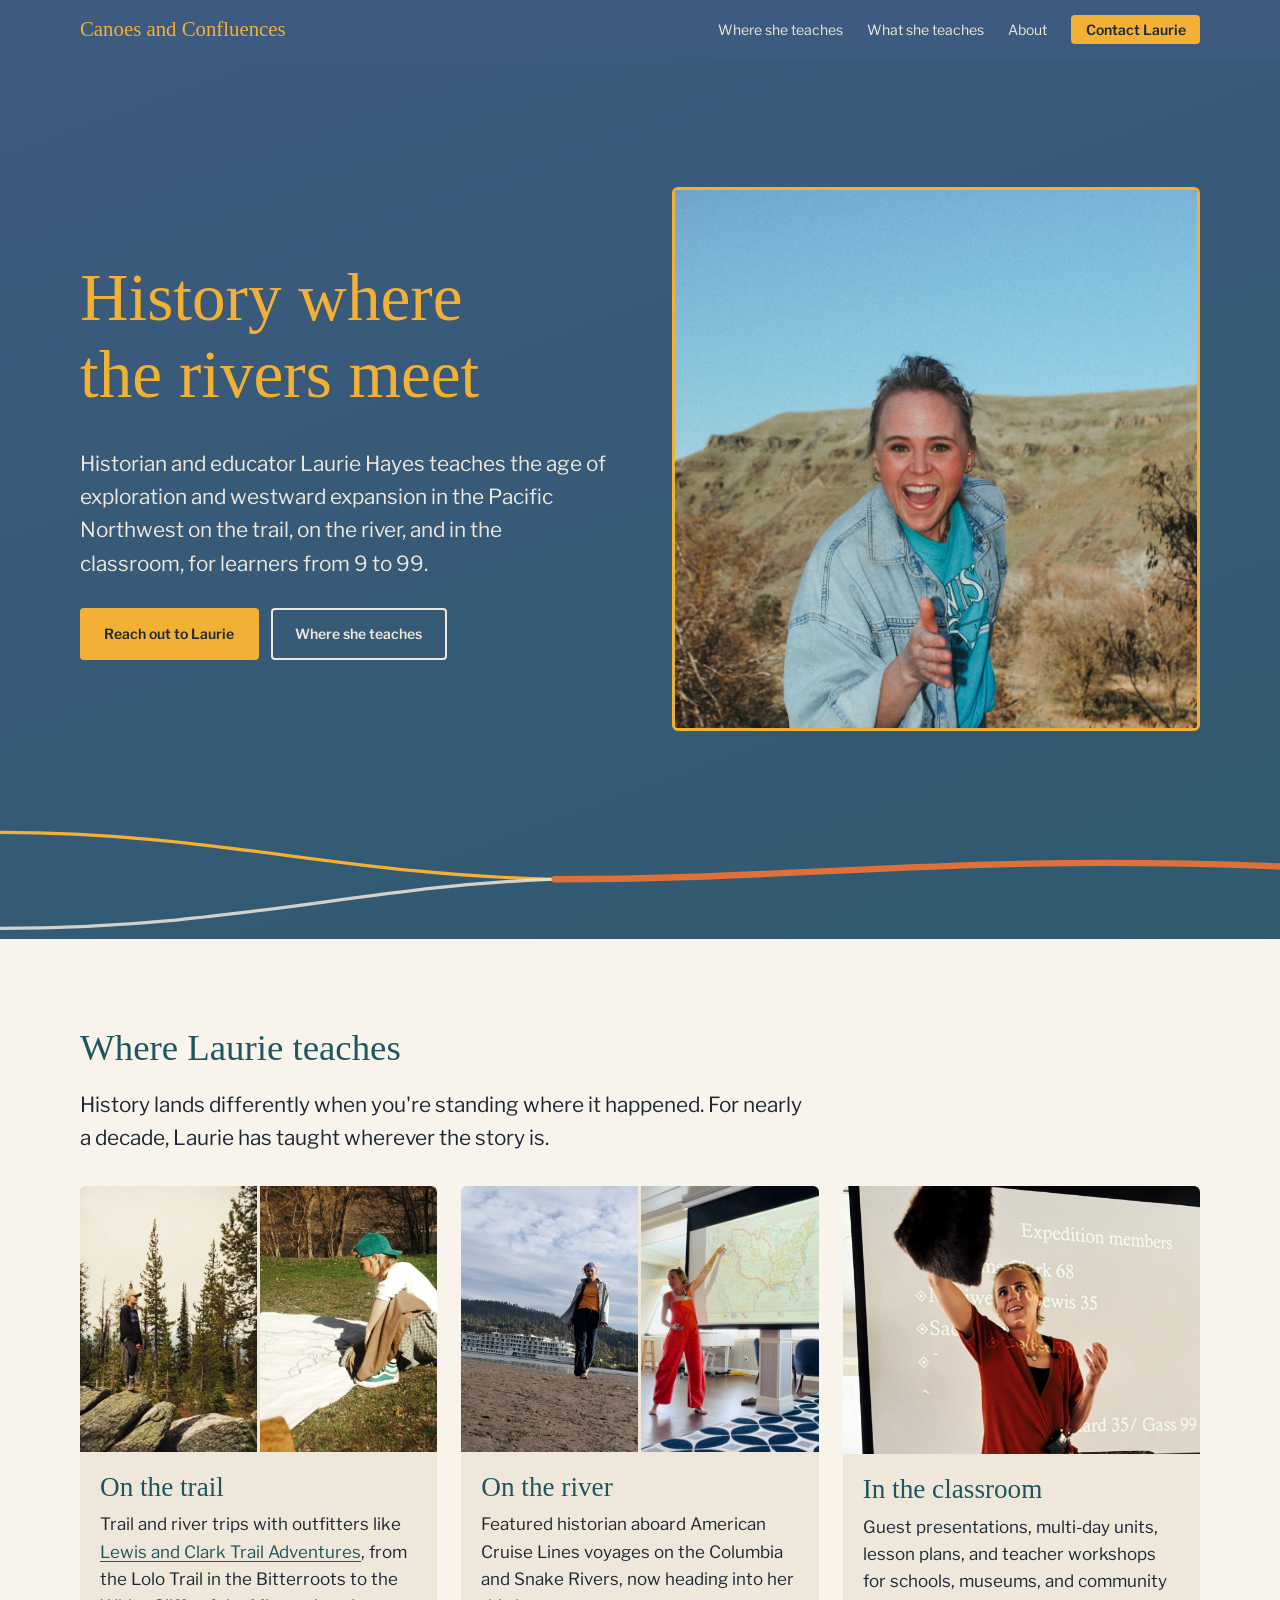
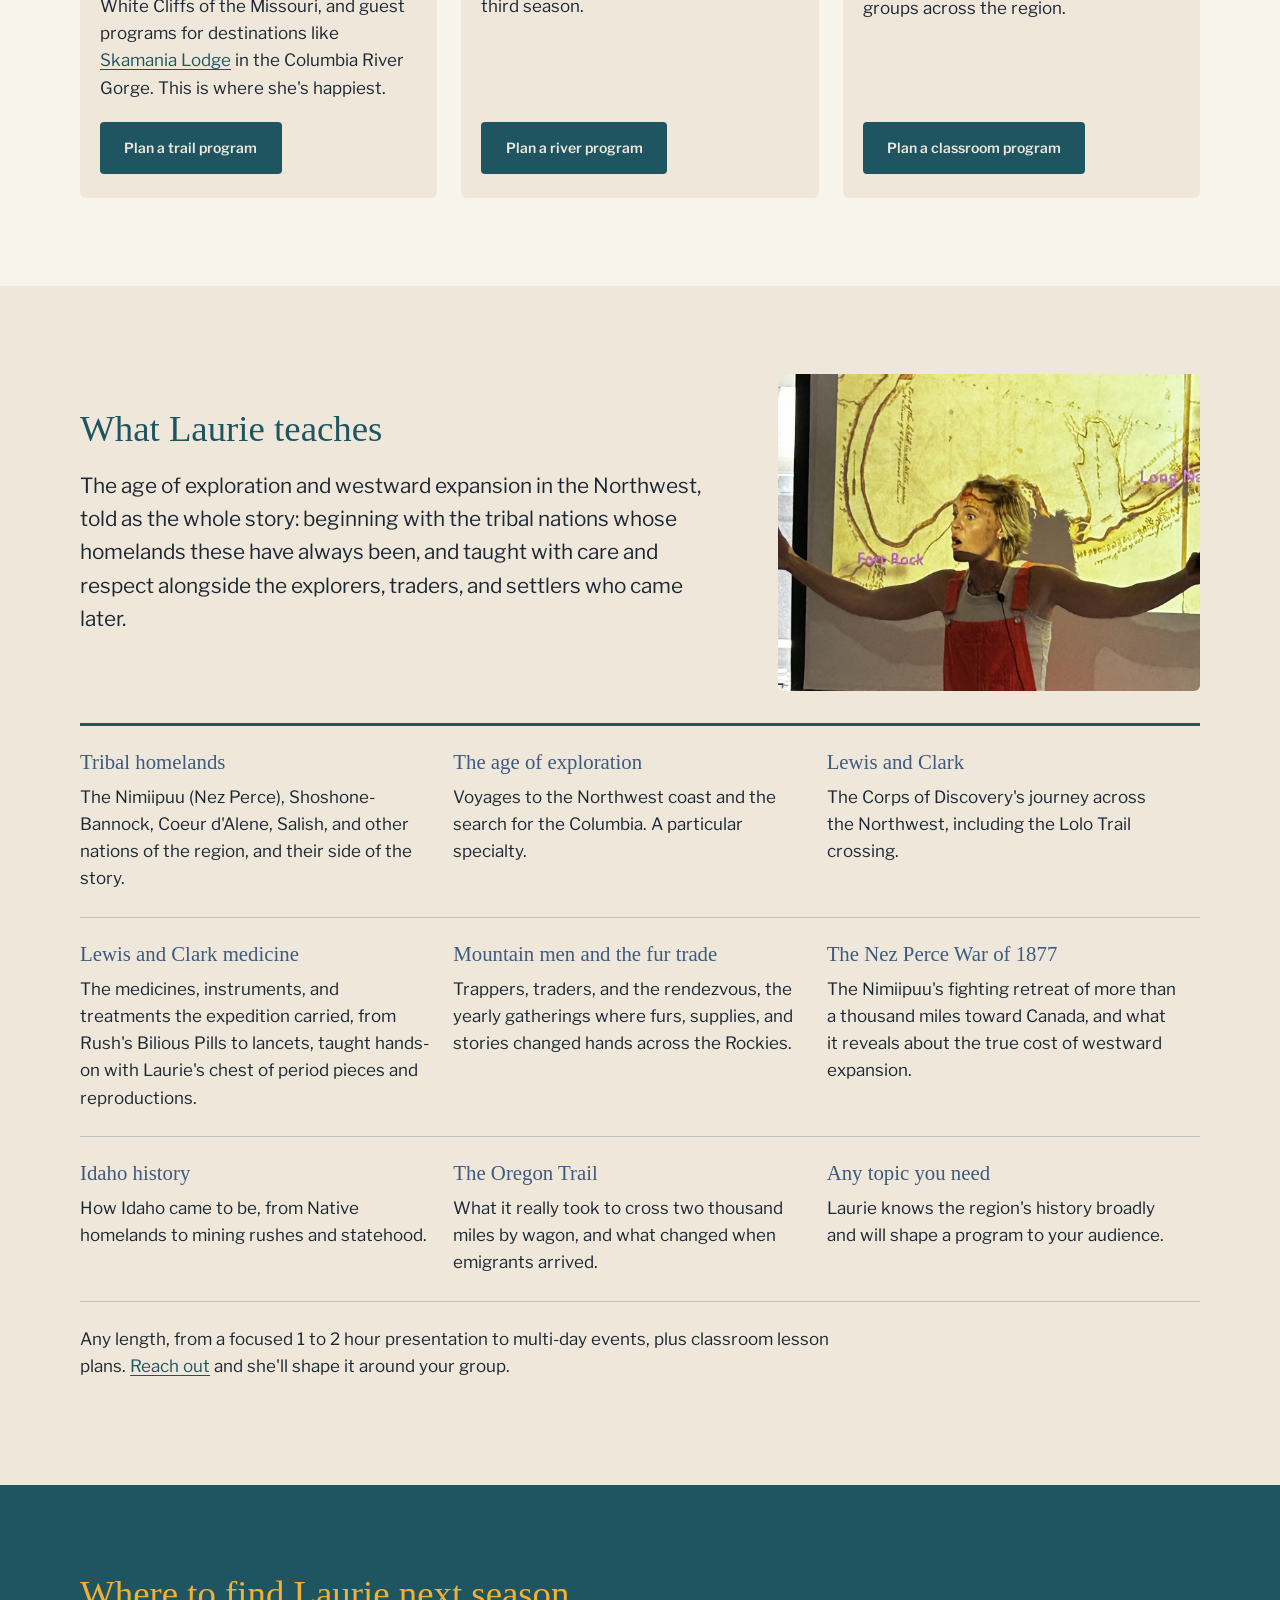
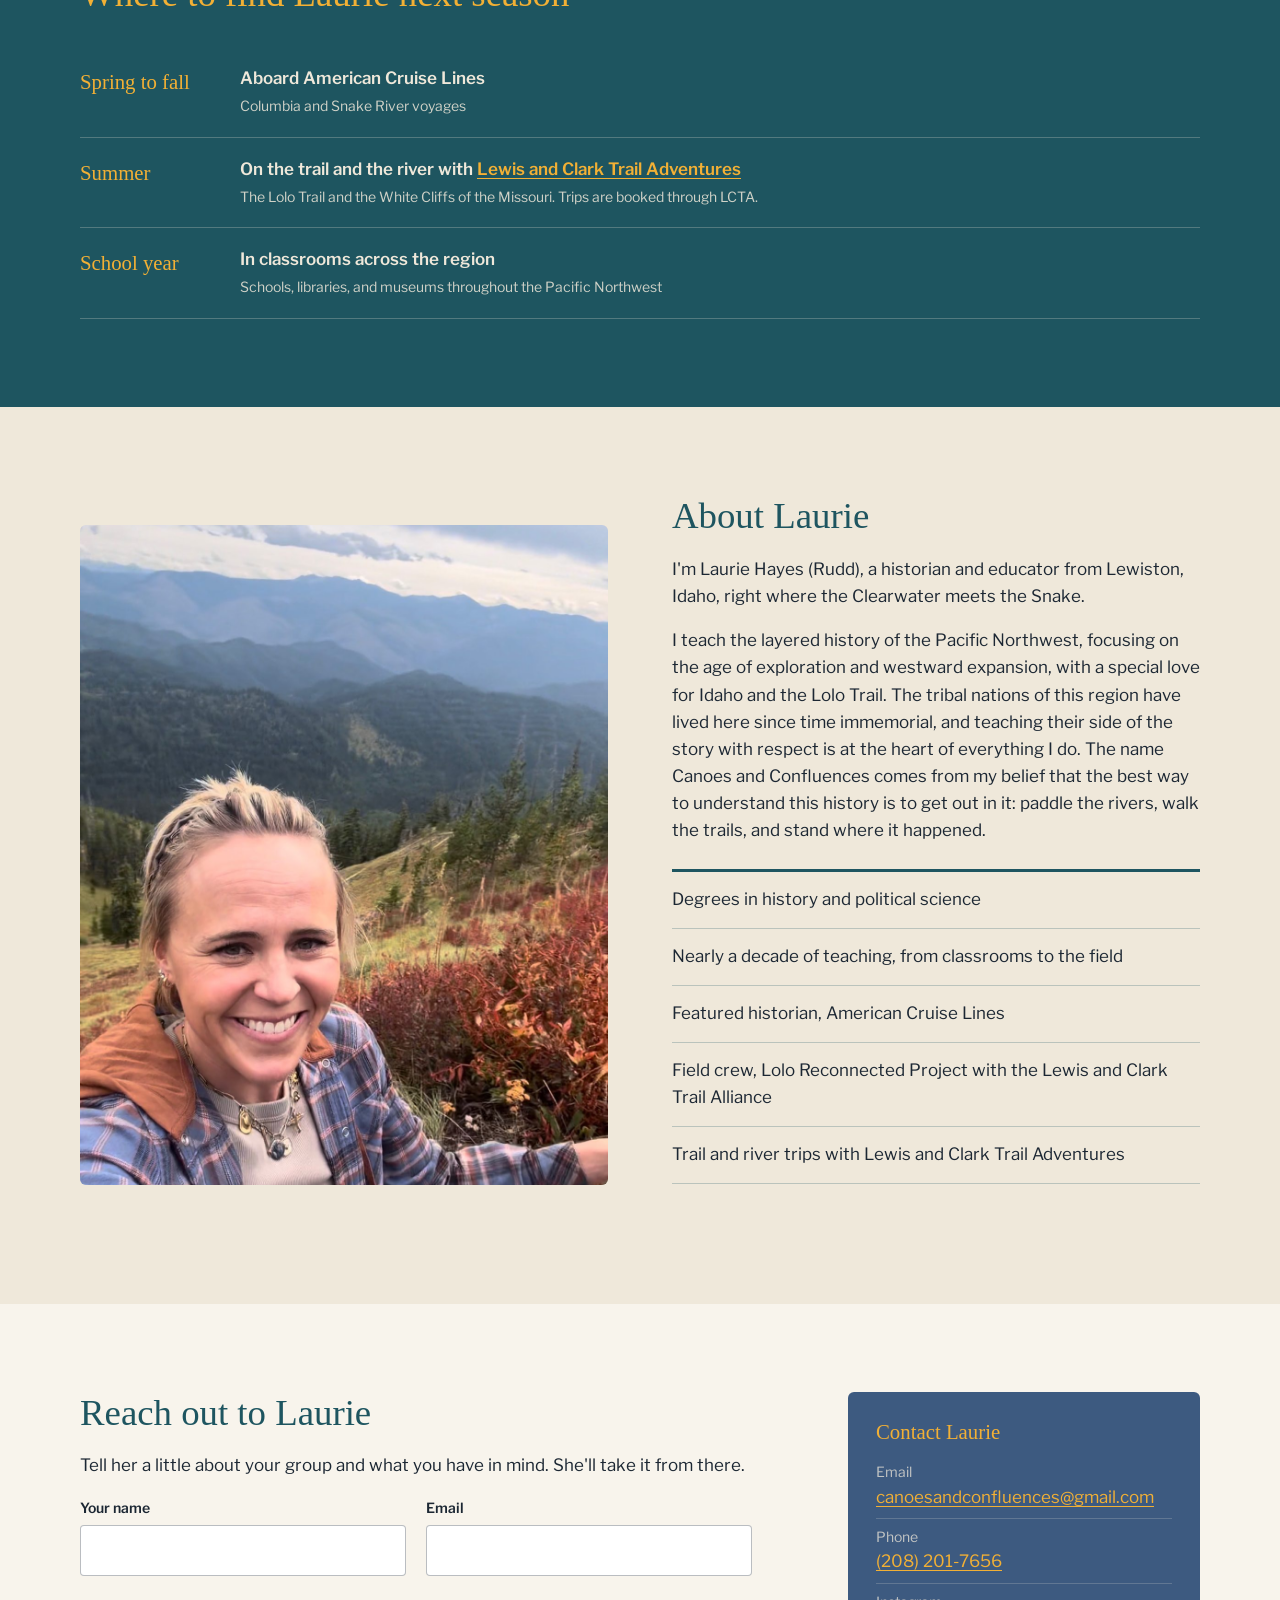
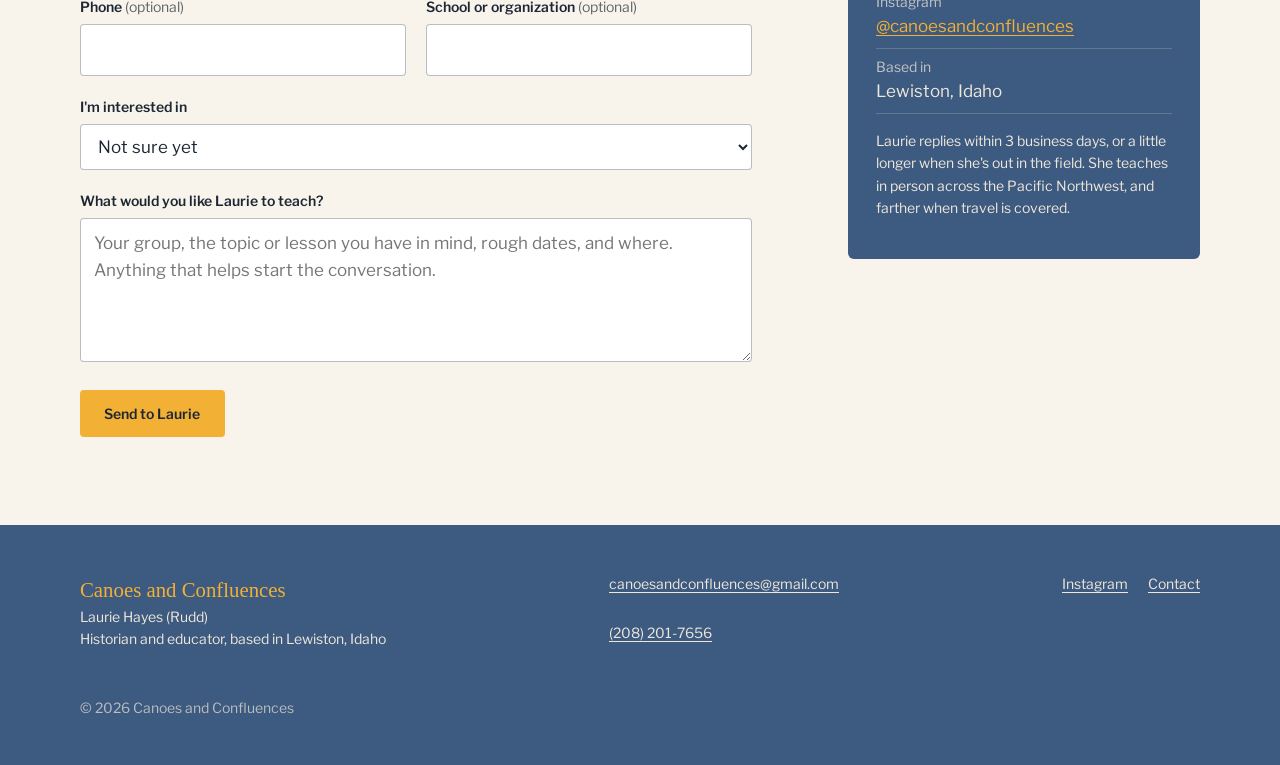
<file: index.html>
<!DOCTYPE html>
<html lang="en">
<head>
  <meta charset="utf-8">
  <meta name="viewport" content="width=device-width, initial-scale=1">
  <title>Canoes and Confluences | Laurie Hayes, Pacific Northwest historian</title>
  <meta name="description" content="Historian and educator Laurie Hayes (Rudd) of Lewiston, Idaho teaches Pacific Northwest history on the trail, on the river, and in the classroom.">
  <link rel="icon" href="/favicon.svg" type="image/svg+xml">
  <link rel="apple-touch-icon" href="/apple-touch-icon.png">
  <meta property="og:type" content="website">
  <meta property="og:site_name" content="Canoes and Confluences">
  <meta property="og:title" content="Canoes and Confluences | Laurie Hayes, Pacific Northwest historian">
  <meta property="og:description" content="Historian and educator Laurie Hayes (Rudd) of Lewiston, Idaho teaches Pacific Northwest history on the trail, on the river, and in the classroom.">
  <meta property="og:url" content="https://canoesandconfluences.com/">
  <meta property="og:image" content="https://canoesandconfluences.com/images/og-image.jpg">
  <meta name="twitter:card" content="summary_large_image">
  <link rel="preconnect" href="https://fonts.googleapis.com">
  <link rel="preconnect" href="https://fonts.gstatic.com" crossorigin>
  <link href="https://fonts.googleapis.com/css2?family=IM+Fell+English&family=Libre+Franklin:wght@400;600&display=swap" rel="stylesheet">
  <link rel="stylesheet" href="/styles.css">
</head>
<body>
  <a class="skip-link" href="#main">Skip to content</a>

  <header class="site-header">
    <div class="wrap">
      <a class="brand" href="/">Canoes and Confluences</a>
      <button class="nav-toggle" aria-expanded="false" aria-controls="site-nav">Menu</button>
      <nav class="site-nav" id="site-nav" aria-label="Main">
        <ul>
          <li><a href="/#where">Where she teaches</a></li>
          <li><a href="/#what">What she teaches</a></li>
          <li><a href="/#about">About</a></li>
          <li><a href="/#contact" class="nav-cta">Contact Laurie</a></li>
        </ul>
      </nav>
    </div>
  </header>

  <main id="main">
    <section class="hero">
      <div class="wrap hero-grid">
        <div>
          <h1>History where the rivers meet</h1>
          <p>Historian and educator Laurie Hayes teaches the age of exploration and westward expansion in the Pacific Northwest on the trail, on the river, and in the classroom, for learners from 9 to 99.</p>
          <div class="hero-actions">
            <a class="btn btn-primary" href="#contact">Reach out to Laurie</a>
            <a class="btn btn-ghost" href="#where">Where she teaches</a>
          </div>
        </div>
        <figure class="hero-photo">
          <img src="images/hero-laurie.jpg" alt="Laurie Hayes laughing and pointing toward the camera, with grassy canyon hills behind her" width="1071" height="1600">
        </figure>
      </div>
      <svg class="confluence" viewBox="0 0 1200 120" preserveAspectRatio="none" aria-hidden="true" focusable="false">
      <path class="stream-a" d="M0 20 C 200 20, 320 60, 520 64" fill="none" stroke-width="3"/>
      <path class="stream-b" d="M0 110 C 220 110, 340 70, 520 64" fill="none" stroke-width="3"/>
      <path class="stream-joined" d="M520 64 C 760 64, 900 40, 1200 52" fill="none" stroke-width="6" stroke-linecap="round"/>
    </svg>
    </section>

    <section class="section section-alt" id="where">
      <div class="wrap">
        <h2>Where Laurie teaches</h2>
        <p class="lede">History lands differently when you're standing where it happened. For nearly a decade, Laurie has taught wherever the story is.</p>
        <div class="settings">
          <article class="setting">
            <div class="setting-photos"><img src="images/trail-ridge.jpg" alt="Laurie standing on a granite outcrop among tall subalpine firs" loading="lazy"><img src="images/field-map-teaching.jpg" alt="Laurie kneeling on grass beside a large hand-drawn river map" loading="lazy"></div>
            <h3>On the trail</h3>
            <p>Trail and river trips with outfitters like <a href="https://trailadventures.com/">Lewis and Clark Trail Adventures</a>, from the Lolo Trail in the Bitterroots to the White Cliffs of the Missouri, and guest programs for destinations like <a href="https://www.skamania.com/">Skamania Lodge</a> in the Columbia River Gorge. This is where she's happiest.</p>
            <a class="btn btn-teal" href="/?setting=trail#contact">Plan a trail program</a>
          </article>
          <article class="setting">
            <div class="setting-photos"><img src="images/river-beach-ship.jpg" alt="Laurie walking along a sandy Columbia River beach with an American Cruise Lines riverboat behind her" loading="lazy"><img src="images/river-map-1803.jpg" alt="Laurie pointing to a map of the United States in 1803 during a talk aboard ship" loading="lazy"></div>
            <h3>On the river</h3>
            <p>Featured historian aboard American Cruise Lines voyages on the Columbia and Snake Rivers, now heading into her third season.</p>
            <a class="btn btn-teal" href="/?setting=river#contact">Plan a river program</a>
          </article>
          <article class="setting">
            <img src="images/classroom-beaver-pelt.jpg" alt="Laurie holding up a beaver pelt in front of a slide listing expedition members" loading="lazy">
            <h3>In the classroom</h3>
            <p>Guest presentations, multi-day units, lesson plans, and teacher workshops for schools, museums, and community groups across the region.</p>
            <a class="btn btn-teal" href="/?setting=classroom#contact">Plan a classroom program</a>
          </article>
        </div>
      </div>
    </section>

    <section class="section" id="what">
      <div class="wrap">
        <div class="what-intro">
          <div>
            <h2>What Laurie teaches</h2>
            <p class="lede">The age of exploration and westward expansion in the Northwest, told as the whole story: beginning with the tribal nations whose homelands these have always been, and taught with care and respect alongside the explorers, traders, and settlers who came later.</p>
          </div>
          <img src="images/teaching-columbia-map.jpg" alt="Laurie mid-story with arms spread wide in front of a hand-drawn expedition map of the Columbia River" loading="lazy">
        </div>

        <div class="topics">
          <div class="topic"><h3>Tribal homelands</h3><p>The Nimiipuu (Nez Perce), Shoshone-Bannock, Coeur d'Alene, Salish, and other nations of the region, and their side of the story.</p></div>
          <div class="topic"><h3>The age of exploration</h3><p>Voyages to the Northwest coast and the search for the Columbia. A particular specialty.</p></div>
          <div class="topic"><h3>Lewis and Clark</h3><p>The Corps of Discovery's journey across the Northwest, including the Lolo Trail crossing.</p></div>
          <div class="topic"><h3>Lewis and Clark medicine</h3><p>The medicines, instruments, and treatments the expedition carried, from Rush's Bilious Pills to lancets, taught hands-on with Laurie's chest of period pieces and reproductions.</p></div>
          <div class="topic"><h3>Mountain men and the fur trade</h3><p>Trappers, traders, and the rendezvous, the yearly gatherings where furs, supplies, and stories changed hands across the Rockies.</p></div>
          <div class="topic"><h3>The Nez Perce War of 1877</h3><p>The Nimiipuu's fighting retreat of more than a thousand miles toward Canada, and what it reveals about the true cost of westward expansion.</p></div>
          <div class="topic"><h3>Idaho history</h3><p>How Idaho came to be, from Native homelands to mining rushes and statehood.</p></div>
          <div class="topic"><h3>The Oregon Trail</h3><p>What it really took to cross two thousand miles by wagon, and what changed when emigrants arrived.</p></div>
          <div class="topic"><h3>Any topic you need</h3><p>Laurie knows the region's history broadly and will shape a program to your audience.</p></div>
        </div>
        <p class="note">Any length, from a focused 1 to 2 hour presentation to multi-day events, plus classroom lesson plans. <a href="#contact">Reach out</a> and she'll shape it around your group.</p>
      </div>
    </section>

    <section class="section section-dark">
      <div class="wrap">
        <h2>Where to find Laurie next season</h2>
        <ul class="events">
          <li>
            <span class="season">Spring to fall</span>
            <div><span class="event-title">Aboard American Cruise Lines</span><span class="event-place">Columbia and Snake River voyages</span></div>
          </li>
          <li>
            <span class="season">Summer</span>
            <div><span class="event-title">On the trail and the river with <a href="https://trailadventures.com/">Lewis and Clark Trail Adventures</a></span><span class="event-place">The Lolo Trail and the White Cliffs of the Missouri. Trips are booked through LCTA.</span></div>
          </li>
          <li>
            <span class="season">School year</span>
            <div><span class="event-title">In classrooms across the region</span><span class="event-place">Schools, libraries, and museums throughout the Pacific Northwest</span></div>
          </li>
        </ul>
      </div>
    </section>

    <section class="section" id="about">
      <div class="wrap split">
        <img class="portrait" src="images/about-mountain-selfie.jpg" alt="Laurie Hayes smiling on a mountain ridge, with fall color and forested ridgelines behind her" loading="lazy">
        <div>
          <!-- First-person draft for Laurie to approve or rewrite -->
          <h2>About Laurie</h2>
          <p>I'm Laurie Hayes (Rudd), a historian and educator from Lewiston, Idaho, right where the Clearwater meets the Snake.</p>
          <p>I teach the layered history of the Pacific Northwest, focusing on the age of exploration and westward expansion, with a special love for Idaho and the Lolo Trail. The tribal nations of this region have lived here since time immemorial, and teaching their side of the story with respect is at the heart of everything I do. The name Canoes and Confluences comes from my belief that the best way to understand this history is to get out in it: paddle the rivers, walk the trails, and stand where it happened.</p>
          <ul class="credentials">
            <li>Degrees in history and political science</li>
            <li>Nearly a decade of teaching, from classrooms to the field</li>
            <li>Featured historian, American Cruise Lines</li>
            <li>Field crew, Lolo Reconnected Project with the Lewis and Clark Trail Alliance</li>
            <li>Trail and river trips with Lewis and Clark Trail Adventures</li>
          </ul>
        </div>
      </div>
      <script type="application/ld+json">
      {"@context":"https://schema.org","@type":"Person","name":"Laurie Hayes","alternateName":"Laurie Rudd",
        "jobTitle":"Historian and educator","url":"https://canoesandconfluences.com/",
        "address":{"@type":"PostalAddress","addressLocality":"Lewiston","addressRegion":"ID"}}
      </script>
    </section>

    <!-- Testimonials: remove the "hidden" attribute once real quotes are in -->
    <section class="section section-alt" hidden>
      <div class="wrap">
        <h2>What people say</h2>
        <div class="testimonials">
          <figure class="testimonial"><blockquote><p>[Quote]</p></blockquote><figcaption>[Name or role]</figcaption></figure>
          <figure class="testimonial"><blockquote><p>[Quote]</p></blockquote><figcaption>[Name or role]</figcaption></figure>
          <figure class="testimonial"><blockquote><p>[Quote]</p></blockquote><figcaption>[Name or role]</figcaption></figure>
        </div>
      </div>
    </section>

    <section class="section section-alt" id="contact">
      <div class="wrap contact-layout">
        <div>
          <h2>Reach out to Laurie</h2>
          <p>Tell her a little about your group and what you have in mind. She'll take it from there.</p>
          <form class="form" name="contact" method="POST" data-netlify="true" netlify-honeypot="bot-field" action="/thanks.html">
            <input type="hidden" name="form-name" value="contact">
            <input type="hidden" name="subject" data-remove-prefix value="New inquiry from canoesandconfluences.com">
            <p class="hidden-field"><label>Leave this empty <input name="bot-field"></label></p>
            <div class="form-row">
              <div><label for="name">Your name</label><input id="name" name="name" required autocomplete="name"></div>
              <div><label for="email">Email</label><input id="email" type="email" name="email" required autocomplete="email"></div>
            </div>
            <div class="form-row">
              <div><label for="phone">Phone <span class="optional">(optional)</span></label><input id="phone" type="tel" name="Phone" autocomplete="tel"></div>
              <div><label for="organization">School or organization <span class="optional">(optional)</span></label><input id="organization" name="Organization" autocomplete="organization"></div>
            </div>
            <div>
              <label for="setting">I'm interested in</label>
              <select id="setting" name="Interested in">
                <option value="Not sure yet">Not sure yet</option>
                <option value="On the trail" data-slug="trail">On the trail</option>
                <option value="On the river" data-slug="river">On the river</option>
                <option value="In the classroom" data-slug="classroom">In the classroom</option>
              </select>
            </div>
            <div>
              <label for="message">What would you like Laurie to teach?</label>
              <textarea id="message" name="Message" required placeholder="Your group, the topic or lesson you have in mind, rough dates, and where. Anything that helps start the conversation."></textarea>
            </div>
            <div><button class="btn btn-primary" type="submit">Send to Laurie</button></div>
          </form>
        </div>
        <aside class="contact-aside" aria-label="Contact details">
          <h3>Contact Laurie</h3>
          <ul class="contact-list">
            <li><span>Email</span><a href="mailto:canoesandconfluences@gmail.com">canoesandconfluences@gmail.com</a></li>
            <li><span>Phone</span><a href="tel:+12082017656">(208) 201-7656</a></li>
            <li><span>Instagram</span><a href="https://www.instagram.com/canoesandconfluences/">@canoesandconfluences</a></li>
            <li><span>Based in</span>Lewiston, Idaho</li>
          </ul>
          <p class="aside-note">Laurie replies within 3 business days, or a little longer when she's out in the field. She teaches in person across the Pacific Northwest, and farther when travel is covered.</p>
        </aside>
      </div>
    </section>
  </main>

  <footer class="site-footer">
    <div class="wrap">
      <div class="footer-grid">
        <div>
          <div class="footer-brand">Canoes and Confluences</div>
          <p>Laurie Hayes (Rudd)<br>Historian and educator, based in Lewiston, Idaho</p>
        </div>
        <ul class="footer-contact">
          <li><a href="mailto:canoesandconfluences@gmail.com">canoesandconfluences@gmail.com</a></li>
          <li><a href="tel:+12082017656">(208) 201-7656</a></li>
        </ul>
        <ul class="footer-links">
          <li><a href="https://www.instagram.com/canoesandconfluences/" rel="me">Instagram</a></li>
          <li><a href="/#contact">Contact</a></li>
        </ul>
      </div>
      <p class="copyright">&copy; 2026 Canoes and Confluences</p>
    </div>
  </footer>

  <script src="/script.js"></script>
</body>
</html>
</file>
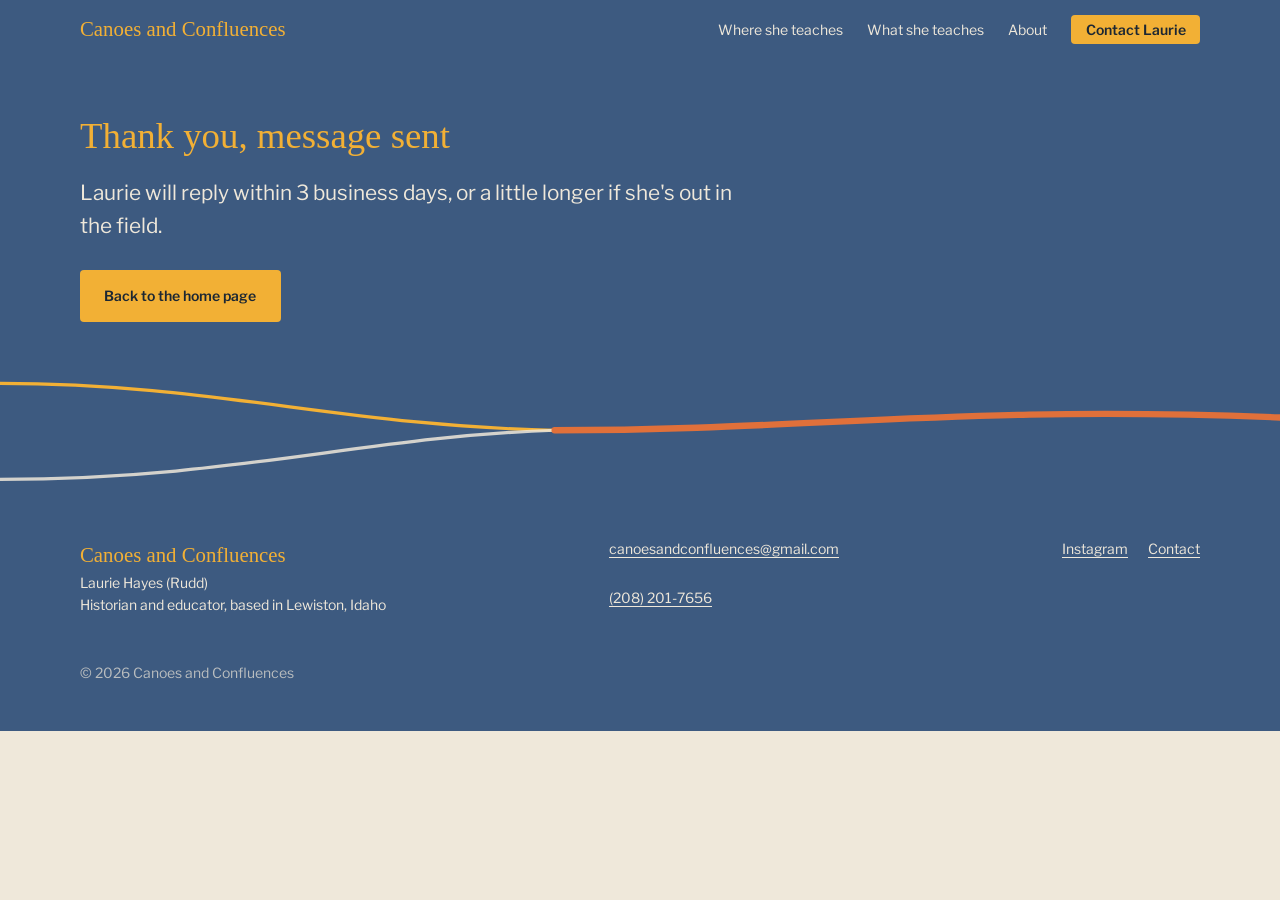
<file: thanks.html>
<!DOCTYPE html>
<html lang="en">
<head>
  <meta charset="utf-8">
  <meta name="viewport" content="width=device-width, initial-scale=1">
  <title>Thank you | Canoes and Confluences</title>
  <meta name="description" content="Your message was sent.">
  <link rel="icon" href="/favicon.svg" type="image/svg+xml">
  <link rel="apple-touch-icon" href="/apple-touch-icon.png">
  <meta property="og:type" content="website">
  <meta property="og:site_name" content="Canoes and Confluences">
  <meta property="og:title" content="Thank you | Canoes and Confluences">
  <meta property="og:description" content="Your message was sent.">
  <meta property="og:url" content="https://canoesandconfluences.com/thanks.html">
  <meta property="og:image" content="https://canoesandconfluences.com/images/og-image.jpg">
  <meta name="twitter:card" content="summary_large_image">
  <link rel="preconnect" href="https://fonts.googleapis.com">
  <link rel="preconnect" href="https://fonts.gstatic.com" crossorigin>
  <link href="https://fonts.googleapis.com/css2?family=IM+Fell+English&family=Libre+Franklin:wght@400;600&display=swap" rel="stylesheet">
  <link rel="stylesheet" href="/styles.css">
</head>
<body>
  <a class="skip-link" href="#main">Skip to content</a>

  <header class="site-header">
    <div class="wrap">
      <a class="brand" href="/">Canoes and Confluences</a>
      <button class="nav-toggle" aria-expanded="false" aria-controls="site-nav">Menu</button>
      <nav class="site-nav" id="site-nav" aria-label="Main">
        <ul>
          <li><a href="/#where">Where she teaches</a></li>
          <li><a href="/#what">What she teaches</a></li>
          <li><a href="/#about">About</a></li>
          <li><a href="/#contact" class="nav-cta">Contact Laurie</a></li>
        </ul>
      </nav>
    </div>
  </header>

  <main id="main">
    <section class="page-head">
      <div class="wrap">
        <h1>Thank you, message sent</h1>
        <p>Laurie will reply within 3 business days, or a little longer if she's out in the field.</p>
        <div class="hero-actions"><a class="btn btn-primary" href="/">Back to the home page</a></div>
      </div>
      <svg class="confluence" viewBox="0 0 1200 120" preserveAspectRatio="none" aria-hidden="true" focusable="false">
      <path class="stream-a" d="M0 20 C 200 20, 320 60, 520 64" fill="none" stroke-width="3"/>
      <path class="stream-b" d="M0 110 C 220 110, 340 70, 520 64" fill="none" stroke-width="3"/>
      <path class="stream-joined" d="M520 64 C 760 64, 900 40, 1200 52" fill="none" stroke-width="6" stroke-linecap="round"/>
    </svg>
    </section>
  </main>

  <footer class="site-footer">
    <div class="wrap">
      <div class="footer-grid">
        <div>
          <div class="footer-brand">Canoes and Confluences</div>
          <p>Laurie Hayes (Rudd)<br>Historian and educator, based in Lewiston, Idaho</p>
        </div>
        <ul class="footer-contact">
          <li><a href="mailto:canoesandconfluences@gmail.com">canoesandconfluences@gmail.com</a></li>
          <li><a href="tel:+12082017656">(208) 201-7656</a></li>
        </ul>
        <ul class="footer-links">
          <li><a href="https://www.instagram.com/canoesandconfluences/" rel="me">Instagram</a></li>
          <li><a href="/#contact">Contact</a></li>
        </ul>
      </div>
      <p class="copyright">&copy; 2026 Canoes and Confluences</p>
    </div>
  </footer>

  <script src="/script.js"></script>
</body>
</html>
</file>
<file: styles.css>
/* ==========================================================
   Canoes and Confluences: shared styles
   Palette: Confluence at dusk (revised)
   ========================================================== */

:root {
  --amber: #F2B035;
  --persimmon: #E0703A;
  --teal: #1E5560;
  --dusk: #3D5A80;
  --birch: #EFE8DA;
  --ink: #1C2733;          /* body text, derived from dusk */
  --paper: #F8F4EC;        /* lighter birch for alternating sections */
  --line: rgba(30, 85, 96, 0.25);

  --font-display: "IM Fell English", Georgia, "Times New Roman", serif;
  --font-body: "Libre Franklin", "Helvetica Neue", Arial, sans-serif;

  --step--1: 0.875rem;
  --step-0: 1.0625rem;
  --step-1: 1.3rem;
  --step-2: 1.7rem;
  --step-3: 2.3rem;
  --step-4: clamp(2.6rem, 6vw, 4.2rem);

  --measure: 66ch;
  --wrap: 1120px;
}

*, *::before, *::after { box-sizing: border-box; }

html { scroll-behavior: smooth; }
@media (prefers-reduced-motion: reduce) {
  html { scroll-behavior: auto; }
  * { transition: none !important; animation: none !important; }
}

body {
  margin: 0;
  background: var(--birch);
  color: var(--ink);
  font-family: var(--font-body);
  font-size: var(--step-0);
  line-height: 1.6;
}

img { max-width: 100%; height: auto; display: block; }

a { color: var(--teal); text-underline-offset: 3px; }
a:hover { color: var(--dusk); }

:focus-visible {
  outline: 3px solid var(--amber);
  outline-offset: 3px;
}

h1, h2, h3 {
  font-family: var(--font-display);
  font-weight: 400;
  line-height: 1.15;
  margin: 0 0 0.5em;
}
h1 { font-size: var(--step-4); }
h2 { font-size: var(--step-3); color: var(--teal); }
h3 { font-size: var(--step-2); color: var(--dusk); }

p { margin: 0 0 1em; max-width: var(--measure); }

.wrap {
  width: min(var(--wrap), 100% - 2.5rem);
  margin-inline: auto;
}

.skip-link {
  position: absolute; left: -999px; top: 0;
  background: var(--amber); color: var(--ink); padding: 0.5rem 1rem;
}
.skip-link:focus { left: 1rem; z-index: 100; }

/* ---------- Header ---------- */

.site-header {
  background: var(--dusk);
  color: var(--birch);
}
.site-header .wrap {
  display: flex;
  align-items: center;
  justify-content: space-between;
  gap: 1rem;
  padding-block: 1rem;
}
.brand {
  font-family: var(--font-display);
  font-size: var(--step-1);
  color: var(--amber);
  text-decoration: none;
  line-height: 1.1;
}
.brand:hover { color: var(--birch); }

.nav-toggle {
  display: none;
  background: none;
  border: 1px solid rgba(239, 232, 218, 0.5);
  color: var(--birch);
  font: inherit;
  font-size: var(--step--1);
  padding: 0.4rem 0.8rem;
  border-radius: 4px;
  cursor: pointer;
}

.site-nav ul {
  list-style: none;
  display: flex;
  gap: 1.5rem;
  margin: 0;
  padding: 0;
}
.site-nav a {
  color: var(--birch);
  text-decoration: none;
  font-size: var(--step--1);
  padding-block: 0.25rem;
  border-bottom: 2px solid transparent;
}
.site-nav a:hover,
.site-nav a[aria-current="page"] {
  border-bottom-color: var(--amber);
  color: var(--birch);
}

@media (max-width: 760px) {
  .nav-toggle { display: block; }
  .site-nav { display: none; width: 100%; }
  .site-nav.open { display: block; }
  .site-header .wrap { flex-wrap: wrap; }
  .site-nav ul { flex-direction: column; gap: 0.25rem; padding-bottom: 0.5rem; }
  .site-nav a { display: block; padding: 0.5rem 0; }
}

/* ---------- Buttons ---------- */

.btn {
  display: inline-block;
  font-family: var(--font-body);
  font-weight: 600;
  font-size: var(--step--1);
  text-decoration: none;
  padding: 0.8rem 1.4rem;
  border-radius: 4px;
  border: 2px solid transparent;
  cursor: pointer;
}
.btn-primary { background: var(--amber); color: var(--ink); }
.btn-primary:hover { background: var(--persimmon); color: var(--ink); }
.btn-ghost { border-color: var(--birch); color: var(--birch); }
.btn-ghost:hover { background: var(--birch); color: var(--ink); }
.btn-teal { background: var(--teal); color: var(--birch); }
.btn-teal:hover { background: var(--dusk); color: var(--birch); }

/* ---------- Hero ---------- */

.hero {
  position: relative;
  color: var(--birch);
  background-color: var(--dusk);
  background-image: linear-gradient(160deg, var(--dusk) 0%, #2F5A6E 100%);
  background-size: cover;
  background-position: center;
  padding-block: clamp(4rem, 12vw, 8rem) 0;
  overflow: hidden;
}
.hero h1 { color: var(--amber); max-width: 14ch; }
.hero p { font-size: var(--step-1); max-width: 40ch; }
.hero-actions { display: flex; flex-wrap: wrap; gap: 0.75rem; margin-top: 1.75rem; }

/* The confluence: two streams joining, used as the site's signature divider */
.confluence {
  display: block;
  width: 100%;
  height: auto;
  margin-top: clamp(3rem, 8vw, 5rem);
}
.confluence .stream-a { stroke: var(--amber); }
.confluence .stream-b { stroke: var(--birch); opacity: 0.85; }
.confluence .stream-joined { stroke: var(--persimmon); }

/* ---------- Page header (inner pages) ---------- */

.page-head {
  background: var(--dusk);
  color: var(--birch);
  padding-block: 3.5rem 0;
}
.page-head h1 { color: var(--amber); font-size: var(--step-3); }
.page-head p { font-size: var(--step-1); max-width: 48ch; }
.page-head .confluence { margin-top: 2.5rem; }

/* ---------- Sections ---------- */

.section { padding-block: clamp(3.5rem, 8vw, 5.5rem); }
.section-alt { background: var(--paper); }
.section-dark { background: var(--teal); color: var(--birch); }
.section-dark h2 { color: var(--amber); }
.section-dark a { color: var(--amber); }

.lede { font-size: var(--step-1); max-width: 52ch; }

/* Three paths: book, lessons, follow */
.paths {
  display: grid;
  grid-template-columns: 1.4fr 1fr 1fr;
  gap: 0;
  margin-top: 2.5rem;
  border-top: 3px solid var(--teal);
}
.path {
  padding: 1.75rem 1.75rem 1.75rem 0;
}
.path + .path {
  padding-left: 1.75rem;
  border-left: 1px solid var(--line);
}
.path h3 { font-size: var(--step-1); color: var(--teal); }
.path-main h3 { font-size: var(--step-2); color: var(--dusk); }
@media (max-width: 760px) {
  .paths { grid-template-columns: 1fr; }
  .path, .path + .path { padding: 1.5rem 0; border-left: 0; }
  .path + .path { border-top: 1px solid var(--line); }
}

/* Video block */
.video-frame {
  position: relative;
  aspect-ratio: 16 / 9;
  background: var(--dusk);
  border-radius: 6px;
  overflow: hidden;
  margin-top: 1.5rem;
}
.video-frame iframe {
  position: absolute; inset: 0; width: 100%; height: 100%; border: 0;
}
.video-placeholder {
  position: absolute; inset: 0;
  display: grid; place-items: center;
  color: var(--birch); text-align: center; padding: 1rem;
  font-size: var(--step--1);
}

/* Split layout: text + image */
.split {
  display: grid;
  grid-template-columns: 1fr 1fr;
  gap: clamp(2rem, 5vw, 4rem);
  align-items: center;
}
@media (max-width: 760px) { .split { grid-template-columns: 1fr; } }

.photo-slot {
  aspect-ratio: 4 / 5;
  background: var(--dusk) center / cover no-repeat;
  border-radius: 6px;
  color: var(--birch);
  display: grid; place-items: center;
  font-size: var(--step--1);
  text-align: center;
  padding: 1rem;
}

/* Events list */
.events { list-style: none; margin: 2rem 0 0; padding: 0; }
.events li {
  display: grid;
  grid-template-columns: 9rem 1fr;
  gap: 1rem;
  padding-block: 1.1rem;
  border-bottom: 1px solid rgba(239, 232, 218, 0.25);
}
.events time { font-family: var(--font-display); font-size: var(--step-1); color: var(--amber); }
.events .event-title { font-weight: 600; display: block; }
.events .event-place { font-size: var(--step--1); opacity: 0.85; }
@media (max-width: 560px) { .events li { grid-template-columns: 1fr; gap: 0.25rem; } }

/* Programs */
.program {
  display: grid;
  grid-template-columns: 2fr 1fr;
  gap: 2rem;
  padding-block: 2.5rem;
  border-bottom: 1px solid var(--line);
}
.program:first-of-type { border-top: 3px solid var(--teal); }
.program dl { margin: 0; font-size: var(--step--1); }
.program dt { font-weight: 600; color: var(--teal); }
.program dd { margin: 0 0 0.75rem; }
@media (max-width: 760px) { .program { grid-template-columns: 1fr; gap: 1rem; } }

/* ---------- Forms ---------- */

.form { display: grid; gap: 1.25rem; max-width: 42rem; }
.form-row { display: grid; grid-template-columns: 1fr 1fr; gap: 1.25rem; }
@media (max-width: 560px) { .form-row { grid-template-columns: 1fr; } }

label { display: block; font-weight: 600; font-size: var(--step--1); margin-bottom: 0.35rem; }
.optional { font-weight: 400; opacity: 0.7; }

input, select, textarea {
  width: 100%;
  font: inherit;
  color: var(--ink);
  background: #fff;
  border: 1px solid rgba(28, 39, 51, 0.3);
  border-radius: 4px;
  padding: 0.7rem 0.8rem;
}
textarea { min-height: 9rem; resize: vertical; }
input:focus, select:focus, textarea:focus { border-color: var(--teal); }

.hidden-field { position: absolute; left: -9999px; }

.signup {
  display: flex; flex-wrap: wrap; gap: 0.75rem; margin-top: 1.25rem; max-width: 32rem;
}
.signup input { flex: 1 1 14rem; }

/* ---------- Footer ---------- */

.site-footer {
  background: var(--dusk);
  color: var(--birch);
  padding-block: 3rem 2rem;
  font-size: var(--step--1);
}
.site-footer a { color: var(--birch); }
.footer-grid {
  display: flex; flex-wrap: wrap; justify-content: space-between; gap: 1.5rem;
}
.footer-brand { font-family: var(--font-display); font-size: var(--step-1); color: var(--amber); }
.footer-links { list-style: none; margin: 0; padding: 0; display: flex; gap: 1.25rem; flex-wrap: wrap; }
.copyright { margin-top: 2rem; opacity: 0.7; }

/* ---------- Connection upgrades ---------- */

.site-nav a.nav-cta {
  background: var(--amber);
  color: var(--ink);
  padding: 0.35rem 0.9rem;
  border-radius: 4px;
  border-bottom: 0;
  font-weight: 600;
}
.site-nav a.nav-cta:hover,
.site-nav a.nav-cta[aria-current="page"] { background: var(--persimmon); color: var(--ink); }
@media (max-width: 760px) {
  .site-nav a.nav-cta { display: inline-block; margin-top: 0.5rem; }
}

.contact-layout {
  display: grid;
  grid-template-columns: minmax(0, 2fr) minmax(0, 1fr);
  gap: clamp(2rem, 5vw, 4rem);
  align-items: start;
}
@media (max-width: 860px) { .contact-layout { grid-template-columns: 1fr; } }

.contact-aside {
  position: sticky;
  top: 1.5rem;
  background: var(--dusk);
  color: var(--birch);
  padding: 1.75rem;
  border-radius: 6px;
}
.contact-aside h3 { color: var(--amber); font-size: var(--step-1); }
.contact-aside a { color: var(--amber); }
@media (max-width: 860px) { .contact-aside { position: static; } }

/* "What happens next" is a real sequence, so it's numbered */
.steps { margin: 0 0 1.25rem; padding-left: 1.25rem; }
.steps li { margin-bottom: 0.9rem; padding-left: 0.25rem; }
.steps li::marker { font-family: var(--font-display); color: var(--amber); font-size: 1.2em; }
.aside-note { font-size: var(--step--1); margin-bottom: 0.75rem; }

fieldset { border: 0; padding: 0; margin: 0; display: grid; gap: 1.25rem; }
legend {
  font-family: var(--font-display);
  font-size: var(--step-1);
  color: var(--teal);
  padding: 0;
  margin-bottom: 0.25rem;
}
fieldset + fieldset { margin-top: 1rem; }
legend { float: left; width: 100%; padding-bottom: 0.4rem; border-bottom: 1px solid var(--line); }
legend + * { clear: both; }

.check { display: flex; gap: 0.6rem; align-items: flex-start; }
.check input { width: auto; margin-top: 0.3rem; accent-color: var(--teal); }
.check label { font-weight: 400; margin: 0; }

.faq { max-width: 46rem; margin-top: 1.5rem; border-top: 3px solid var(--teal); }
.faq details { border-bottom: 1px solid var(--line); padding-block: 1rem; }
.faq summary {
  cursor: pointer;
  font-family: var(--font-display);
  font-size: var(--step-1);
  color: var(--dusk);
  list-style-position: inside;
}
.faq details[open] summary { color: var(--teal); margin-bottom: 0.5rem; }

/* Pull quote: Laurie's own words */
.pull-quote { margin: 0; max-width: 48rem; }
.pull-quote blockquote { margin: 0; }
.pull-quote p {
  font-family: var(--font-display);
  font-size: var(--step-2);
  line-height: 1.35;
  color: var(--birch);
  max-width: none;
}
.pull-quote figcaption { color: var(--amber); font-size: var(--step--1); font-weight: 600; margin-top: 0.5rem; }

/* Partner pitch inside a setting section */
.partner-note {
  margin-top: 2.5rem;
  padding: 1.75rem;
  border-left: 4px solid var(--amber);
  background: rgba(30, 85, 96, 0.07);
  border-radius: 0 6px 6px 0;
  max-width: 46rem;
}
.partner-note h3 { font-size: var(--step-1); color: var(--teal); }
#field, #river, #classroom { scroll-margin-top: 1rem; }
.page-head .btn-ghost { font-weight: 400; }

/* ---------- Photos ---------- */

.hero-grid {
  display: grid;
  grid-template-columns: minmax(0, 1fr) minmax(0, 1fr);
  gap: clamp(2rem, 5vw, 4rem);
  align-items: center;
}
.hero-photo { margin: 0; }
.hero-photo img {
  width: 100%;
  aspect-ratio: 4 / 3;
  object-fit: cover;
  border-radius: 6px;
  border: 3px solid var(--amber);
}
@media (max-width: 860px) {
  .hero-grid { grid-template-columns: 1fr; }
  .hero-photo { order: -1; }
}

.path-photo {
  width: 100%;
  aspect-ratio: 4 / 3;
  object-fit: cover;
  border-radius: 6px;
  margin-bottom: 1.25rem;
}
.path-main .path-photo { aspect-ratio: 5 / 4; }

.gallery {
  display: grid;
  grid-template-columns: repeat(4, minmax(0, 1fr));
  gap: 0.75rem;
  margin-top: 1.75rem;
}
.gallery img {
  width: 100%;
  aspect-ratio: 3 / 4;
  object-fit: cover;
  border-radius: 6px;
}
@media (max-width: 760px) { .gallery { grid-template-columns: repeat(2, minmax(0, 1fr)); } }

.photo-pair {
  display: grid;
  grid-template-columns: minmax(0, 1fr) minmax(0, 1.4fr);
  gap: 0.75rem;
  margin: 2rem 0 2.5rem;
}
.photo-pair img {
  width: 100%;
  height: 100%;
  max-height: 26rem;
  object-fit: cover;
  border-radius: 6px;
}
@media (max-width: 560px) { .photo-pair { grid-template-columns: 1fr; } .photo-pair img { max-height: 20rem; } }

.portrait {
  width: 100%;
  aspect-ratio: 4 / 5;
  object-fit: cover;
  border-radius: 6px;
}
.events .season { font-family: var(--font-display); font-size: var(--step-1); color: var(--amber); }

/* ---------- Launch additions ---------- */
[hidden] { display: none !important; }

.chest { grid-template-columns: minmax(0, 0.8fr) minmax(0, 1.2fr); }
.chest-photo { width: 100%; aspect-ratio: 4 / 5; object-fit: cover; border-radius: 6px; border: 3px solid var(--amber); }
@media (max-width: 760px) { .chest { grid-template-columns: 1fr; } }

.story-band .lede { font-size: var(--step-1); max-width: 60ch; }

.testimonials { display: grid; grid-template-columns: repeat(3, minmax(0, 1fr)); gap: 1.5rem; margin-top: 1.5rem; }
.testimonial { margin: 0; padding: 1.5rem; border-left: 4px solid var(--amber); background: var(--birch); border-radius: 0 6px 6px 0; }
.testimonial p { font-family: var(--font-display); font-size: var(--step-1); line-height: 1.4; }
.testimonial figcaption { font-size: var(--step--1); color: var(--teal); font-weight: 600; }
@media (max-width: 860px) { .testimonials { grid-template-columns: 1fr; } }

.credentials { list-style: none; padding: 0; margin: 0 0 2rem; max-width: 46rem; border-top: 3px solid var(--teal); }
.credentials li { padding: 0.9rem 0; border-bottom: 1px solid var(--line); }

.contact-list { list-style: none; padding: 0; margin: 0 0 1rem; }
.contact-list li { padding: 0.45rem 0; border-bottom: 1px solid rgba(239, 232, 218, 0.2); }
.contact-list span { display: block; font-size: var(--step--1); opacity: 0.75; }
.contact-aside h3 + .steps { margin-top: 0.5rem; }
.contact-aside .aside-note + h3 { margin-top: 1.5rem; }

.footer-contact { list-style: none; margin: 0; padding: 0; display: grid; gap: 0.35rem; }
.events .event-title a { color: var(--amber); }

/* ---------- Landing page ---------- */
#where, #what, #about, #contact { scroll-margin-top: 0.5rem; }

.settings { display: grid; grid-template-columns: repeat(3, minmax(0, 1fr)); gap: 1.5rem; margin-top: 2rem; }
.setting { background: var(--birch); border-radius: 6px; overflow: hidden; display: flex; flex-direction: column; }
.setting img { width: 100%; aspect-ratio: 4 / 3; object-fit: cover; }
.setting h3 { margin: 1.25rem 1.25rem 0.5rem; color: var(--teal); }
.setting p { margin: 0 1.25rem 1.25rem; flex: 1; }
.setting .btn { margin: 0 1.25rem 1.5rem; align-self: flex-start; }
@media (max-width: 860px) { .settings { grid-template-columns: 1fr; } }

.chest { margin: 2.5rem 0 1rem; }
.feature-title { font-size: var(--step-3); color: var(--teal); }

.topics { display: grid; grid-template-columns: repeat(3, minmax(0, 1fr)); gap: 0; margin-top: 2rem; border-top: 3px solid var(--teal); }
.topic { padding: 1.5rem 1.5rem 1.5rem 0; border-bottom: 1px solid var(--line); }
.topic h3 { font-size: var(--step-1); color: var(--dusk); }
.topic p { margin: 0; }
@media (max-width: 860px) { .topics { grid-template-columns: 1fr; } .topic { padding-right: 0; } }
.note { margin-top: 1.5rem; font-size: var(--step-0); }
#about .credentials { margin-top: 1.5rem; }

/* Portrait-format main photo */
.hero-photo img[src*="hero-laurie"] { aspect-ratio: 4 / 5; object-position: center 35%; max-height: 34rem; }
@media (max-width: 860px) { .hero-photo img[src*="hero-laurie"] { aspect-ratio: 1 / 1; max-height: none; object-position: center 62%; } }
.setting img[src*="classroom-beaver-pelt"] { object-position: center 25%; }
.setting img[src*="trail-ridge"] { object-position: center 60%; }
.setting img[src*="river-cruise-oregon-trail"] { object-position: center 15%; }
.setting-photos { display: grid; grid-template-columns: 1fr 1fr; gap: 3px; }
.setting-photos img { aspect-ratio: 2 / 3; }
.setting .setting-photos img[src*="trail-ridge"] { object-position: center 55%; }
.chest-photo[src*="period-medicine-chest"] { object-position: center top; }
.setting img[src*="river-driftwood-ship"] { object-position: center 30%; }
.setting img[src*="river-driftwood-ship"] { object-position: center 55%; }
.topics { grid-template-columns: repeat(4, minmax(0, 1fr)); }
@media (max-width: 1000px) { .topics { grid-template-columns: repeat(2, minmax(0, 1fr)); } }
@media (max-width: 600px) { .topics { grid-template-columns: 1fr; } }
.setting .setting-photos img[src*="river-beach-ship"] { object-position: center center; }
.setting .setting-photos img[src*="river-map-1803"] { object-position: 20% center; }
#about .portrait { object-position: center 60%; }
.what-intro { display: grid; grid-template-columns: minmax(0, 1.5fr) minmax(0, 1fr); gap: clamp(2rem, 5vw, 4rem); align-items: center; }
.what-intro img { width: 100%; aspect-ratio: 4 / 3; object-fit: cover; object-position: center 35%; border-radius: 6px; }
@media (max-width: 760px) { .what-intro { grid-template-columns: 1fr; } }
/* nine topics: three even rows */
.topics { grid-template-columns: repeat(3, minmax(0, 1fr)); }
@media (max-width: 1000px) { .topics { grid-template-columns: repeat(2, minmax(0, 1fr)); } }
@media (max-width: 600px) { .topics { grid-template-columns: 1fr; } }
</file>
